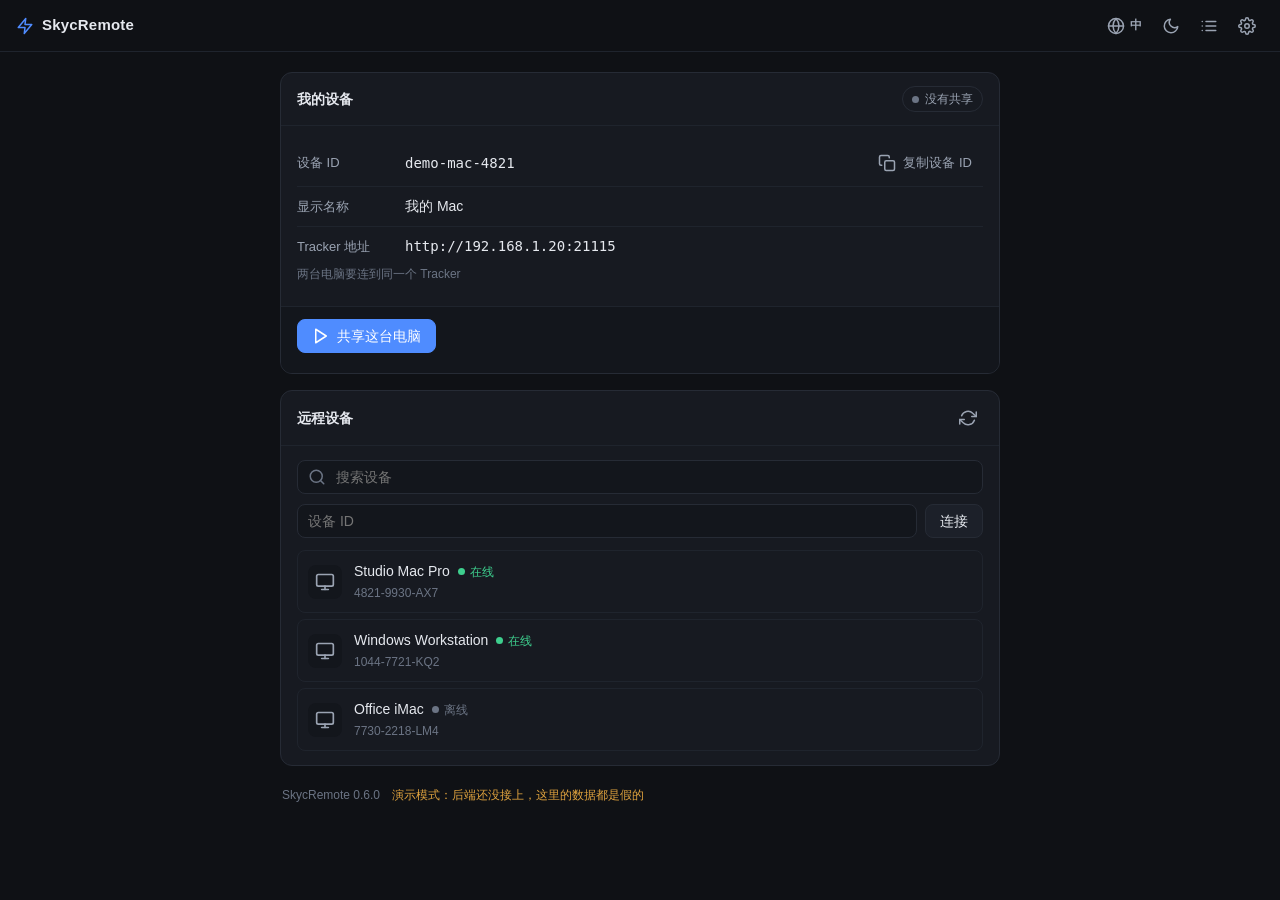
<file: crates/skycremote-app/ui/index.html>
<!DOCTYPE html>
<html lang="zh-CN" data-theme="dark">
<head>
<meta charset="UTF-8">
<meta name="viewport" content="width=device-width, initial-scale=1.0, viewport-fit=cover">
<meta name="color-scheme" content="dark light">
<title>SkycRemote</title>
<link rel="stylesheet" href="style.css">
</head>
<body>

<!-- ===================================================================
     One page, two states.  Before a connection the whole window is
     the device list; during a session the whole window is the remote
     picture.  Nothing slides in between the two.
     =================================================================== -->
<div id="app" class="app" data-view="list">

  <!-- ======================= BEFORE CONNECTING ======================= -->
  <section id="view-list" class="view view-list is-active" aria-label="Devices">

    <header class="topbar">
      <div class="brand">
        <span class="brand-mark" data-icon="zap"></span>
        <span class="brand-name" data-i18n="app.name">SkycRemote</span>
      </div>

      <div class="topbar-right">
        <div class="menu-wrap">
          <button id="toolbar-lang" class="icon-btn" type="button" aria-haspopup="true" aria-expanded="false"
                  data-i18n-title="topbar.language">
            <span class="icon" data-icon="globe"></span>
            <span class="icon-btn-label" id="lang-label">中</span>
          </button>
          <div id="lang-menu" class="menu" role="menu" hidden>
            <button class="menu-item" type="button" role="menuitem" data-locale="zh">简体中文</button>
            <button class="menu-item" type="button" role="menuitem" data-locale="en">English</button>
          </div>
        </div>

        <div class="menu-wrap">
          <button id="toolbar-theme" class="icon-btn" type="button" aria-haspopup="true" aria-expanded="false"
                  data-i18n-title="topbar.theme">
            <span class="icon" id="theme-icon" data-icon="moon"></span>
          </button>
          <div id="theme-menu" class="menu" role="menu" hidden>
            <button class="menu-item" type="button" role="menuitem" data-theme-choice="dark">
              <span class="icon" data-icon="moon"></span><span data-i18n="settings.theme.dark">深色</span>
            </button>
            <button class="menu-item" type="button" role="menuitem" data-theme-choice="light">
              <span class="icon" data-icon="sun"></span><span data-i18n="settings.theme.light">浅色</span>
            </button>
            <button class="menu-item" type="button" role="menuitem" data-theme-choice="system">
              <span class="icon" data-icon="monitor"></span><span data-i18n="settings.theme.system">跟随系统</span>
            </button>
          </div>
        </div>

        <button id="toolbar-logs" class="icon-btn" type="button" data-i18n-title="topbar.logs">
          <span class="icon" data-icon="list"></span>
        </button>

        <button id="toolbar-settings" class="icon-btn" type="button" data-i18n-title="topbar.settings">
          <span class="icon" data-icon="settings"></span>
        </button>
      </div>
    </header>

    <main class="list-main" id="list-main">

      <!-- ---------- this computer ---------- -->
      <section class="card" id="my-device-card">
        <header class="card-head">
          <h2 class="card-title" data-i18n="home.myDevice">我的设备</h2>
          <span class="pill">
            <span class="status-dot" id="my-status-dot"></span>
            <span id="my-status-text"></span>
          </span>
        </header>

        <div class="card-body">
          <div class="kv">
            <span class="kv-label" data-i18n="home.myDevice.id">设备 ID</span>
            <span class="kv-value mono" id="my-device-id">—</span>
            <button id="my-copy-id" class="btn btn-ghost btn-sm" type="button">
              <span class="icon" data-icon="copy"></span>
              <span data-i18n="home.myDevice.copyId">复制设备 ID</span>
            </button>
          </div>

          <div class="kv">
            <span class="kv-label" data-i18n="home.myDevice.name">显示名称</span>
            <span class="kv-value" id="my-device-name">—</span>
          </div>

          <div class="kv">
            <span class="kv-label" data-i18n="home.myDevice.tracker">Tracker 地址</span>
            <span class="kv-value mono" id="my-tracker-value">—</span>
            <p class="kv-hint" data-i18n="home.myDevice.trackerHint">两台电脑要连到同一个 Tracker</p>
          </div>

          <div class="kv" id="my-access-code-row" hidden>
            <span class="kv-label" data-i18n="home.myDevice.accessCode">访问口令</span>
            <span class="kv-value mono" id="my-access-code-value">—</span>
            <p class="kv-hint" data-i18n="home.myDevice.accessCodeHint">对方连进来的时候要输入这个口令</p>
          </div>

          <div class="kv" id="my-verify-row" hidden>
            <span class="kv-label" data-i18n="home.myDevice.verifyCode">安全码</span>
            <span class="kv-value mono kv-strong" id="my-verify-value">—</span>
            <p class="kv-hint" data-i18n="home.myDevice.verifyCodeHint">让对方核对，两边数字一样才安全</p>
          </div>
        </div>

        <div class="kv" id="my-privacy-row" hidden>
          <span class="kv-label" data-i18n="home.myDevice.privacy">隐私屏</span>
          <span class="kv-value" id="my-privacy-value"></span>
          <button id="my-privacy-toggle" class="btn btn-ghost btn-sm" type="button" aria-pressed="false">
            <span class="icon" data-icon="eye"></span>
            <span id="my-privacy-toggle-label" data-i18n="home.myDevice.privacyOn">把画面停掉</span>
          </button>
          <p class="kv-hint" data-i18n="home.myDevice.privacyHint">开着的时候画面不再发出去，旁边有人也看不到</p>
        </div>

        <div class="kv" id="my-trusted-row" hidden>
          <span class="kv-label" data-i18n="home.myDevice.trusted">免口令进来的设备</span>
          <div class="saved-codes" id="trusted-machines-list"></div>
          <p class="kv-hint" id="trusted-machines-empty" data-i18n="home.myDevice.trustedEmpty">还没有设备被记住</p>
          <p class="kv-hint" data-i18n="home.myDevice.trustedHint">被记住的设备连进来时不用输访问口令</p>
        </div>

        <footer class="card-foot">
          <button id="share-toggle" class="btn btn-primary" type="button">
            <span class="icon" data-icon="play"></span>
            <span id="share-toggle-label" data-i18n="home.myDevice.share">共享这台电脑</span>
          </button>
          <p class="card-note" id="share-note"></p>
        </footer>
      </section>

      <!-- ---------- other computers ---------- -->
      <section class="card">
        <header class="card-head">
          <h2 class="card-title" data-i18n="home.remote">远程设备</h2>
          <button id="device-refresh" class="icon-btn icon-btn-sm" type="button" data-i18n-title="common.refresh">
            <span class="icon" data-icon="refresh"></span>
          </button>
        </header>

        <div class="card-body">
          <div class="search-field">
            <span class="icon" data-icon="search"></span>
            <input id="device-search" class="search-input" type="search" spellcheck="false" autocomplete="off"
                   placeholder="Search" data-i18n-placeholder="home.remote.search">
          </div>

          <form id="manual-form" class="manual-row" autocomplete="off">
            <input id="device-id-input" class="input" type="text" spellcheck="false" autocapitalize="off"
                   autocorrect="off" placeholder="Device ID" data-i18n-placeholder="home.remote.manualPlaceholder">
            <button id="device-connect-btn" class="btn btn-secondary" type="submit" data-i18n="home.remote.connect">连接</button>
          </form>

          <div id="device-list" class="device-list" role="list"></div>

          <p class="card-note" id="device-note" hidden></p>

          <div id="device-empty" class="empty-state" hidden>
            <span class="icon empty-icon" data-icon="server"></span>
            <p class="empty-title" id="device-empty-title"></p>
            <p class="empty-hint" id="device-empty-hint"></p>
          </div>
        </div>
      </section>

      <footer class="app-footer">
        <span id="footer-version">SkycRemote</span>
        <span class="footer-mock" id="footer-mock" data-i18n="toast.mockNotice"></span>
      </footer>
    </main>
  </section>

  <!-- ======================= DURING A SESSION ======================= -->
  <section id="view-remote" class="view view-remote" aria-label="Remote session">
    <div id="remote-stage" class="stage" tabindex="0">
      <canvas id="remote-canvas" class="stage-canvas" width="1920" height="1080"></canvas>

      <div id="stage-placeholder" class="stage-placeholder">
        <span class="icon" data-icon="monitor"></span>
        <p data-i18n="remote.placeholder">还没有画面</p>
      </div>

      <div id="reconnect-banner" class="reconnect-banner" hidden>
        <span class="icon" data-icon="refresh"></span>
        <span id="reconnect-text"></span>
      </div>

      <div id="privacy-veil" class="privacy-veil" hidden>
        <span class="icon" data-icon="eye-off"></span>
        <p data-i18n="privacy.on">隐私屏已开启，画面已暂停</p>
      </div>

      <button id="remote-back" class="back-btn" type="button" data-i18n-title="remote.back">
        <span class="icon" data-icon="chevron-left"></span>
        <span class="tb-label" data-i18n="remote.back">返回设备列表</span>
      </button>

      <div id="clipboard-panel" class="popover" hidden>
        <header class="popover-head">
          <span class="popover-title" data-i18n="clipboard.title">剪贴板</span>
          <button id="clipboard-close" class="icon-btn icon-btn-sm" type="button" data-i18n-title="common.close">
            <span class="icon" data-icon="x"></span>
          </button>
        </header>
        <div class="popover-body">
          <textarea id="clipboard-text" class="clipboard-text" rows="6" spellcheck="false"
                    data-i18n-placeholder="clipboard.placeholder"></textarea>
          <p id="clipboard-hint" class="popover-hint"></p>
          <button id="clipboard-send" class="btn btn-primary btn-sm" type="button">
            <span class="icon" data-icon="upload"></span>
            <span data-i18n="clipboard.send">发送本机剪贴板</span>
          </button>
        </div>
      </div>

      <div id="remote-toolbar" class="toolbar" role="toolbar">

        <div class="tb-group tb-verify" id="remote-verify" hidden>
          <span class="verify-top">
            <span class="verify-label" data-i18n="remote.verify">安全码</span>
            <span class="verify-code mono" id="remote-verify-code">------</span>
          </span>
          <span class="verify-hint" id="remote-verify-hint" data-i18n="remote.verify.hint"></span>
        </div>

        <div class="tb-sep"></div>

        <div class="tb-group tb-stats">
          <span class="stat" data-i18n-title="remote.stats.quality">
            <span class="icon" data-icon="sliders"></span>
            <span class="stat-value" id="stat-quality">—</span>
          </span>
          <span class="stat" data-i18n-title="remote.stats.framerate">
            <span class="icon" data-icon="gauge"></span>
            <span class="stat-value" id="stat-framerate">—</span>
          </span>
          <span class="stat" data-i18n-title="remote.stats.bitrate">
            <span class="icon" data-icon="activity"></span>
            <span class="stat-value" id="stat-bitrate">—</span>
          </span>
          <span class="stat" data-i18n-title="remote.stats.latency">
            <span class="icon" data-icon="wifi"></span>
            <span class="stat-value" id="stat-latency">—</span>
          </span>
          <span class="stat" data-i18n-title="remote.stats.resolution">
            <span class="icon" data-icon="display"></span>
            <span class="stat-value" id="stat-resolution">—</span>
          </span>
        </div>

        <div class="tb-sep"></div>

        <div class="tb-group tb-actions">
          <div class="menu-wrap">
            <button id="screen-btn" class="tb-btn" type="button" aria-haspopup="true" aria-expanded="false"
                    data-i18n-title="remote.toolbar.screens">
              <span class="icon" data-icon="grid"></span>
              <span class="tb-label" data-i18n="remote.toolbar.screens">屏幕</span>
            </button>
            <div id="screen-menu" class="menu" role="menu" hidden></div>
          </div>

          <button id="fullscreen-btn" class="tb-btn tb-icon" type="button" data-i18n-title="remote.toolbar.fullscreen">
            <span class="icon" data-icon="maximize"></span>
          </button>

          <button id="btn-file" class="tb-btn" type="button" data-i18n-title="remote.toolbar.files">
            <span class="icon" data-icon="folder"></span>
            <span class="tb-label" data-i18n="remote.toolbar.files">文件传输</span>
          </button>

          <button id="btn-clipboard" class="tb-btn" type="button" data-i18n-title="remote.toolbar.clipboard">
            <span class="icon" data-icon="clipboard"></span>
            <span class="tb-label" data-i18n="remote.toolbar.clipboard">剪贴板</span>
          </button>

          <button id="btn-privacy" class="tb-btn tb-switch" type="button" role="switch" aria-checked="false"
                  data-i18n-title="remote.toolbar.privacy">
            <span class="icon" data-icon="eye-off"></span>
            <span class="tb-label" data-i18n="remote.toolbar.privacy">隐私屏</span>
            <span class="switch-track" aria-hidden="true"></span>
          </button>

          <div class="menu-wrap">
            <button id="btn-power" class="tb-btn" type="button" aria-haspopup="true" aria-expanded="false"
                    data-i18n-title="remote.toolbar.power">
              <span class="icon" data-icon="power"></span>
              <span class="tb-label" data-i18n="remote.toolbar.power">电源</span>
            </button>
            <div id="power-menu" class="menu" role="menu" hidden>
              <button class="menu-item" type="button" role="menuitem" data-power="shutdown">
                <span class="icon" data-icon="power"></span><span data-i18n="power.shutdown">关机</span>
              </button>
              <button class="menu-item" type="button" role="menuitem" data-power="restart">
                <span class="icon" data-icon="refresh"></span><span data-i18n="power.restart">重启</span>
              </button>
              <button class="menu-item" type="button" role="menuitem" data-power="sleep">
                <span class="icon" data-icon="moon"></span><span data-i18n="power.sleep">睡眠</span>
              </button>
              <button class="menu-item" type="button" role="menuitem" data-power="logoff">
                <span class="icon" data-icon="log-out"></span><span data-i18n="power.logoff">注销</span>
              </button>
            </div>
          </div>

          <div class="menu-wrap">
            <button id="more-btn" class="tb-btn tb-icon" type="button" aria-haspopup="true" aria-expanded="false"
                    data-i18n-title="remote.toolbar.more">
              <span class="icon" data-icon="more-horizontal"></span>
            </button>
            <div id="more-menu" class="menu" role="menu" hidden>
              <button class="menu-item" id="btn-trust" type="button" role="menuitem">
                <span class="icon" data-icon="key"></span><span data-i18n="remote.toolbar.trust">记住这台电脑</span>
              </button>
              <button class="menu-item" id="btn-terminal" type="button" role="menuitem">
                <span class="icon" data-icon="terminal"></span><span data-i18n="remote.toolbar.terminal">终端</span>
              </button>
              <button class="menu-item" id="btn-cloud-keyboard" type="button" role="menuitem">
                <span class="icon" data-icon="type"></span><span data-i18n="remote.toolbar.cloudKeyboard">云键盘</span>
              </button>
              <button class="menu-item" id="btn-gamepad" type="button" role="menuitem">
                <span class="icon" data-icon="gamepad"></span><span data-i18n="remote.toolbar.gamepad">手柄</span>
              </button>
              <button class="menu-item" id="btn-mapping" type="button" role="menuitem">
                <span class="icon" data-icon="keyboard"></span><span data-i18n="remote.toolbar.mapping">按键映射</span>
              </button>
              <button class="menu-item" id="btn-virtual-screen" type="button" role="menuitem">
                <span class="icon" data-icon="layers"></span><span data-i18n="remote.toolbar.virtual">虚拟屏幕</span>
              </button>
            </div>
          </div>

          <button id="btn-disconnect" class="tb-btn tb-danger" type="button" data-i18n-title="remote.toolbar.disconnect">
            <span class="icon" data-icon="log-out"></span>
            <span class="tb-label" data-i18n="remote.toolbar.disconnect">断开</span>
          </button>
        </div>
      </div>
    </div>
  </section>

  <!-- ======================= FILE TRANSFER ======================= -->
  <aside id="files-panel" class="drawer drawer-right drawer-wide" aria-label="File transfer" hidden>
    <header class="drawer-head">
      <h2 class="drawer-title"><span class="icon" data-icon="folder"></span><span data-i18n="files.title">文件传输</span></h2>
      <button id="files-close" class="icon-btn icon-btn-sm" type="button" data-i18n-title="common.close">
        <span class="icon" data-icon="x"></span>
      </button>
    </header>

    <div class="files-bar">
      <div id="files-path" class="files-path"></div>
      <div class="files-jump">
        <input id="files-path-input" class="input" type="text" spellcheck="false" autocomplete="off"
               data-i18n-placeholder="files.pathPlaceholder">
        <button id="files-go" class="btn btn-secondary btn-sm" type="button" data-i18n="files.go">前往</button>
      </div>
    </div>

    <div class="files-actions">
      <button id="files-upload-btn" class="btn btn-primary btn-sm" type="button">
        <span class="icon" data-icon="upload"></span>
        <span data-i18n="files.upload">上传文件</span>
      </button>
      <input id="files-upload-input" type="file" multiple hidden>
    </div>

    <div id="files-transfers" class="files-transfers"></div>

    <div id="files-list" class="files-list"></div>

    <p id="files-empty" class="files-empty" hidden></p>

    <footer class="drawer-foot">
      <span id="files-status" class="files-status"></span>
    </footer>
  </aside>

  <!-- ======================= SETTINGS ======================= -->
  <aside id="settings-panel" class="drawer drawer-right" aria-label="Settings" hidden>
    <header class="drawer-head">
      <h2 class="drawer-title"><span class="icon" data-icon="settings"></span><span data-i18n="settings.title">设置</span></h2>
      <button id="settings-close" class="icon-btn icon-btn-sm" type="button" data-i18n-title="common.close">
        <span class="icon" data-icon="x"></span>
      </button>
    </header>

    <div class="drawer-scroll" id="settings-scroll">

      <section class="set-group">
        <h3 class="set-group-title" data-i18n="settings.group.general">通用</h3>
        <div class="set-row">
          <label class="set-label" for="settings-language" data-i18n="settings.group.language">界面语言</label>
          <select id="settings-language" class="select">
            <option value="zh">简体中文</option>
            <option value="en">English</option>
          </select>
        </div>
        <div class="set-row">
          <label class="set-label" for="settings-theme" data-i18n="settings.group.theme">主题</label>
          <select id="settings-theme" class="select">
            <option value="dark" data-i18n="settings.theme.dark">深色</option>
            <option value="light" data-i18n="settings.theme.light">浅色</option>
            <option value="system" data-i18n="settings.theme.system">跟随系统</option>
          </select>
        </div>
      </section>

      <section class="set-group">
        <h3 class="set-group-title" data-i18n="settings.group.connection">连接</h3>
        <div class="set-row set-row-stack">
          <label class="set-label" for="settings-tracker" data-i18n="settings.group.tracker">Tracker 地址</label>
          <input id="settings-tracker" class="input" type="text" spellcheck="false" placeholder="http://127.0.0.1:21115">
          <p class="set-hint" data-i18n="settings.group.trackerHint">两台电脑要连到同一个 Tracker</p>
        </div>
        <div class="set-row set-row-stack">
          <label class="set-label" for="settings-device-id" data-i18n="settings.group.deviceId">设备 ID</label>
          <input id="settings-device-id" class="input" type="text" spellcheck="false" autocapitalize="off" autocorrect="off">
          <p class="set-hint" data-i18n="settings.group.deviceIdHint">这台电脑的编号，对方连你的时候要用</p>
        </div>
        <div class="set-row set-row-stack">
          <label class="set-label" for="settings-device-name" data-i18n="settings.group.deviceName">显示名称</label>
          <input id="settings-device-name" class="input" type="text" placeholder="我的 Mac">
          <p class="set-hint" data-i18n="settings.readOnly">设备 ID 和显示名称在这里改，别的地方只显示</p>
        </div>
      </section>

      <section class="set-group">
        <h3 class="set-group-title" data-i18n="settings.group.quality">画质</h3>
        <div class="set-row set-row-stack">
          <label class="set-label" for="settings-quality" data-i18n="settings.group.quality">画质</label>
          <select id="settings-quality" class="select">
            <option value="auto" data-i18n="settings.quality.auto">自动</option>
            <option value="4k" data-i18n="settings.quality.4k">4K</option>
            <option value="fps144" data-i18n="settings.quality.fps144">144 帧</option>
            <option value="1080p60" data-i18n="settings.quality.1080p60">1080p60</option>
            <option value="1080p" data-i18n="settings.quality.1080p">1080p</option>
          </select>
        </div>
        <div class="set-row set-row-stack">
          <div class="set-label-row">
            <label class="set-label" for="settings-bitrate" data-i18n="settings.group.bitrate">码率</label>
            <output class="set-value" id="bitrate-value">8 Mbps</output>
          </div>
          <input id="settings-bitrate" class="slider" type="range" min="2" max="500" step="1" value="8">
          <p class="set-hint" data-i18n="settings.group.bitrateHint">每秒传多少数据</p>
        </div>
        <div class="set-row set-row-stack">
          <div class="set-label-row">
            <label class="set-label" for="settings-framerate" data-i18n="settings.group.framerate">帧率</label>
            <output class="set-value" id="framerate-value">30 FPS</output>
          </div>
          <input id="settings-framerate" class="slider" type="range" min="15" max="240" step="1" value="30">
          <p class="set-hint" data-i18n="settings.group.framerateHint">每秒传多少张画面</p>
        </div>
      </section>

      <section class="set-group">
        <h3 class="set-group-title" data-i18n="settings.group.security">安全</h3>
        <div class="set-row set-row-stack">
          <label class="set-label" for="settings-access-code" data-i18n="settings.group.accessCode">本机访问口令</label>
          <input id="settings-access-code" class="input" type="text" spellcheck="false" autocomplete="off">
          <p class="set-hint" data-i18n="settings.group.accessCodeHint">别人连你的时候要输入这个口令。留空表示不用口令</p>
        </div>
        <div class="set-row set-row-stack">
          <span class="set-label" data-i18n="settings.group.savedCodes">我已记住的设备口令</span>
          <div class="saved-codes" id="saved-codes-list"></div>
          <p class="set-hint" id="saved-codes-empty" data-i18n="settings.group.savedCodesEmpty">还没有记住任何口令</p>
          <p class="set-hint" data-i18n="settings.group.savedCodesHint">这些口令只存在这台电脑上</p>
        </div>
        <div class="set-row set-row-stack">
          <span class="set-label" data-i18n="settings.group.trustedKeys">记住的设备</span>
          <div class="saved-codes" id="trusted-keys-list"></div>
          <p class="set-hint" id="trusted-keys-empty" data-i18n="settings.group.trustedKeysEmpty">还没有记住任何设备</p>
          <p class="set-hint" data-i18n="settings.group.trustedKeysHint">这些设备以后连进来不用再输口令</p>
        </div>
      </section>

      <section class="set-group">
        <h3 class="set-group-title" data-i18n="settings.group.startup">开机</h3>
        <div class="set-row set-row-stack">
          <label class="set-label" for="settings-autostart" data-i18n="settings.group.autostart">开机自启</label>
          <div class="switch-row">
            <button id="settings-autostart" class="switch" type="button" role="switch" aria-checked="false">
              <span class="switch-track"></span>
            </button>
            <span class="switch-text" id="settings-autostart-text" data-i18n="settings.group.autostartOff">关</span>
          </div>
          <p class="set-hint" data-i18n="settings.group.autostartHint">登录以后程序自己起来，窗口可以关着</p>
        </div>
      </section>

      <section class="set-group">
        <h3 class="set-group-title" data-i18n="settings.group.about">关于</h3>
        <div class="set-row">
          <span class="set-label" data-i18n="settings.about.version">版本</span>
          <span class="set-value" id="settings-version">—</span>
        </div>
      </section>
    </div>

    <footer class="drawer-foot">
      <button id="settings-quit-btn" class="btn btn-ghost" type="button">
        <span class="icon" data-icon="power"></span><span data-i18n="settings.quit">退出 SkycRemote</span>
      </button>
      <button id="settings-save-btn" class="btn btn-primary" type="button">
        <span class="icon" data-icon="check"></span><span data-i18n="common.save">保存</span>
      </button>
    </footer>
  </aside>

  <!-- ======================= LOG ======================= -->
  <aside id="log-panel" class="drawer drawer-right" aria-label="Log" hidden>
    <header class="drawer-head">
      <h2 class="drawer-title"><span class="icon" data-icon="list"></span><span data-i18n="log.title">日志</span></h2>
      <button id="log-close" class="icon-btn icon-btn-sm" type="button" data-i18n-title="common.close">
        <span class="icon" data-icon="x"></span>
      </button>
    </header>

    <div class="log-scroll" id="log-list"></div>

    <footer class="drawer-foot">
      <span class="log-count" id="log-count"></span>
      <button id="log-clear" class="btn btn-ghost" type="button">
        <span class="icon" data-icon="trash"></span><span data-i18n="log.clear">清空</span>
      </button>
    </footer>
  </aside>

  <!-- ======================= ACCESS CODE ======================= -->
  <div id="access-modal" class="modal" hidden>
    <div class="modal-card" role="dialog" aria-modal="true" aria-labelledby="access-title">
      <header class="modal-head">
        <h2 id="access-title" data-i18n="access.title">输入访问口令</h2>
      </header>

      <div class="modal-body">
        <p class="modal-line" id="access-device"></p>
        <input id="access-input" class="input" type="text" spellcheck="false" autocomplete="off"
               placeholder="Access code" data-i18n-placeholder="access.placeholder">
        <p class="modal-hint" id="access-hint"></p>
        <label class="row-check">
          <input id="access-remember" type="checkbox" checked>
          <span data-i18n="access.remember">记住这台设备的口令</span>
        </label>
      </div>

      <footer class="modal-foot">
        <div class="modal-foot-right">
          <button id="access-cancel" class="btn btn-ghost" type="button" data-i18n="access.cancel">取消</button>
          <button id="access-ok" class="btn btn-primary" type="button" data-i18n="access.confirm">连接</button>
        </div>
      </footer>
    </div>
  </div>

  <!-- ======================= TRUST ======================= -->
  <div id="trust-modal" class="modal" hidden>
    <div class="modal-card" role="dialog" aria-modal="true" aria-labelledby="trust-title">
      <header class="modal-head">
        <h2 id="trust-title" data-i18n="trust.title">记住这台设备</h2>
      </header>

      <div class="modal-body">
        <p class="modal-line" id="trust-body"></p>
      </div>

      <footer class="modal-foot">
        <div class="modal-foot-right">
          <button id="trust-cancel" class="btn btn-ghost" type="button" data-i18n="trust.cancel">拒绝</button>
          <button id="trust-confirm" class="btn btn-primary" type="button" data-i18n="trust.confirm">同意</button>
        </div>
      </footer>
    </div>
  </div>

  <!-- ======================= POWER ======================= -->
  <div id="power-dialog" class="modal" hidden>
    <div class="modal-card" role="dialog" aria-modal="true" aria-labelledby="power-title">
      <header class="modal-head">
        <h2 id="power-title"></h2>
      </header>

      <div class="modal-body">
        <p class="modal-line" id="power-body"></p>
      </div>

      <footer class="modal-foot">
        <div class="modal-foot-right">
          <button id="power-cancel" class="btn btn-ghost" type="button" data-i18n="power.cancel">取消</button>
          <button id="power-confirm" class="btn btn-primary" type="button" data-i18n="power.confirm">执行</button>
        </div>
      </footer>
    </div>
  </div>

  <!-- ======================= NOTICES ======================= -->
  <div id="toast-container" class="toast-container" role="status" aria-live="polite"></div>
</div>

<script src="i18n.js"></script>
<script src="components/icons.js"></script>
<script src="components/decoder.js"></script>
<script src="components/bridge.js"></script>
<script src="app.js"></script>
</body>
</html>
</file>
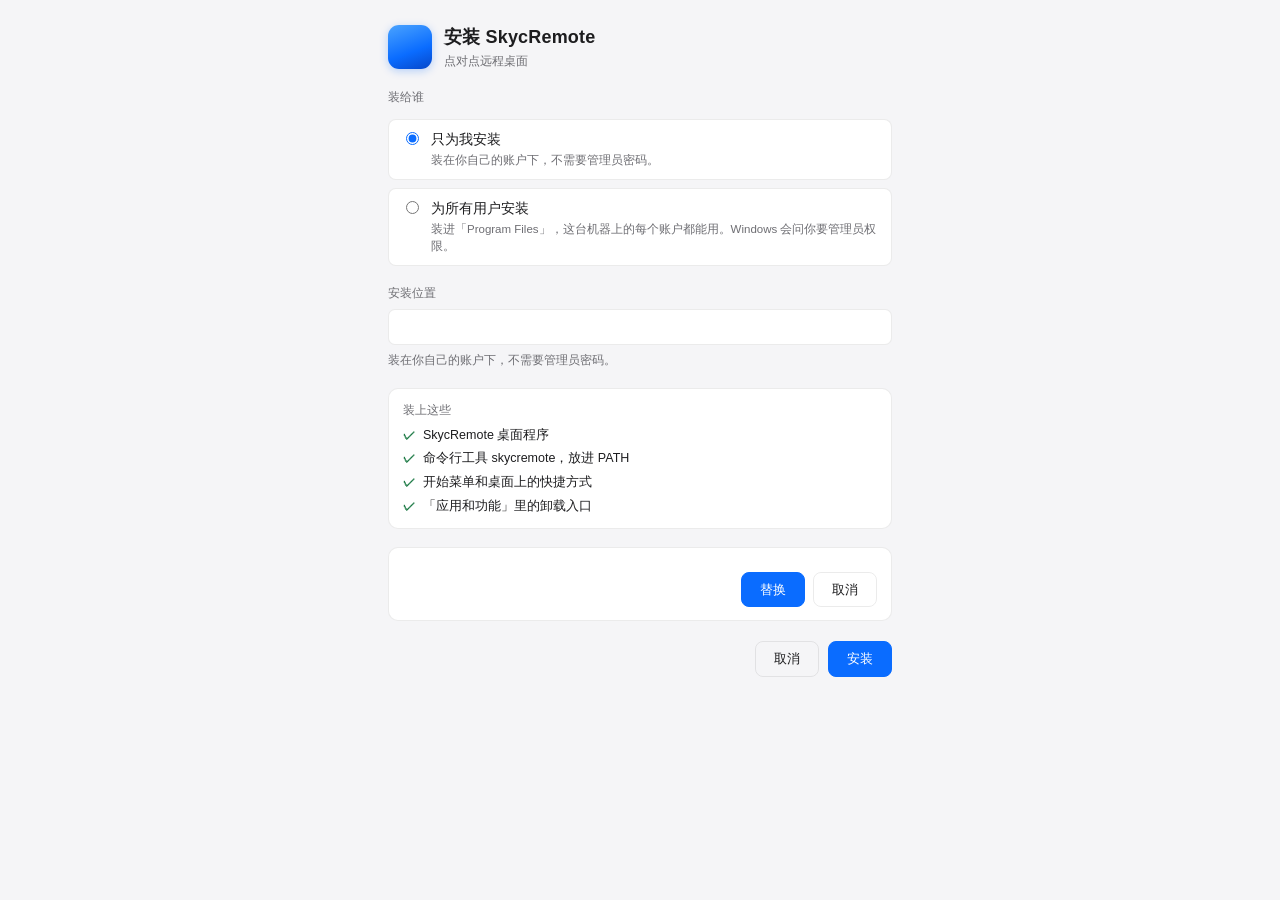
<file: crates/skycremote-installer/ui/index.html>
<!DOCTYPE html>
<html lang="zh-CN">
<head>
<meta charset="utf-8">
<meta name="viewport" content="width=device-width, initial-scale=1">
<title>安装 SkycRemote</title>
<link rel="stylesheet" href="style.css">
</head>
<body>
<main class="page">
  <header class="head">
    <div class="mark" id="mark"></div>
    <div class="titles">
      <h1>安装 SkycRemote</h1>
      <p class="sub" id="version">点对点远程桌面</p>
    </div>
  </header>

  <section class="field">
    <span class="field-label">装给谁</span>
    <div class="choices">
      <label class="choice">
        <input type="radio" name="scope" value="user" checked>
        <span class="choice-text">
          <span class="choice-title">只为我安装</span>
          <span class="choice-hint">装在你自己的账户下，不需要管理员密码。</span>
        </span>
      </label>
      <label class="choice">
        <input type="radio" name="scope" value="allUsers">
        <span class="choice-text">
          <span class="choice-title">为所有用户安装</span>
          <span class="choice-hint">装进「Program Files」，这台机器上的每个账户都能用。Windows 会问你要管理员权限。</span>
        </span>
      </label>
    </div>
  </section>

  <section class="field">
    <label for="path">安装位置</label>
    <input id="path" type="text" spellcheck="false" autocomplete="off">
    <p class="hint" id="path-hint">装在你自己的账户下，不需要管理员密码。</p>
  </section>

  <section class="list">
    <p class="list-title">装上这些</p>
    <ul>
      <li><span class="tick">✓</span>SkycRemote 桌面程序</li>
      <li><span class="tick">✓</span>命令行工具 skycremote，放进 PATH</li>
      <li><span class="tick">✓</span>开始菜单和桌面上的快捷方式</li>
      <li><span class="tick">✓</span>「应用和功能」里的卸载入口</li>
    </ul>
  </section>

  <p class="notice" id="existing" hidden></p>

  <div class="confirm" id="confirm" hidden>
    <p class="confirm-text" id="confirm-text"></p>
    <div class="confirm-actions">
      <button class="btn primary" id="confirm-yes" type="button">替换</button>
      <button class="btn ghost" id="confirm-no" type="button">取消</button>
    </div>
  </div>

  <p class="status" id="status" hidden></p>

  <footer class="actions">
    <button class="btn ghost" id="cancel" type="button">取消</button>
    <button class="btn primary" id="install" type="button">安装</button>
  </footer>
</main>

<script>
(function () {
  'use strict';

  var pending = {};
  var nextId = 1;

  function request(command, payload) {
    return new Promise(function (resolve, reject) {
      var id = nextId++;
      pending[id] = { resolve: resolve, reject: reject };
      window.ipc.postMessage(JSON.stringify({
        id: id,
        command: command,
        payload: JSON.stringify(payload || {})
      }));
    });
  }

  window.__skycremote_resolve__ = function (id, ok, result) {
    var entry = pending[id];
    if (!entry) return;
    delete pending[id];
    if (ok) entry.resolve(result);
    else entry.reject(new Error((result && result.message) || 'failed'));
  };

  var pathInput = document.getElementById('path');
  var status = document.getElementById('status');
  var installButton = document.getElementById('install');
  var cancelButton = document.getElementById('cancel');
  var existingLine = document.getElementById('existing');
  var confirmBox = document.getElementById('confirm');
  var confirmText = document.getElementById('confirm-text');
  var confirmYes = document.getElementById('confirm-yes');
  var confirmNo = document.getElementById('confirm-no');

  function say(text, kind) {
    status.textContent = text;
    status.className = 'status ' + (kind || 'info');
    status.hidden = false;
  }

  var defaults = { user: '', allUsers: '' };
  var scopeInputs = document.querySelectorAll('input[name="scope"]');

  // The copies of the program that are already on this machine.
  var existing = { installed: false, installs: [] };

  function chosenScope() {
    for (var i = 0; i < scopeInputs.length; i++) {
      if (scopeInputs[i].checked) return scopeInputs[i].value;
    }
    return 'user';
  }

  // The installed copy that belongs to the same kind of installation
  // the person has chosen.  That is the one that would be replaced.
  function existingFor(scope) {
    for (var i = 0; i < existing.installs.length; i++) {
      if (existing.installs[i].scope === scope) return existing.installs[i];
    }
    return null;
  }

  function versionText(one) {
    return one.version ? 'v' + one.version : '版本不详';
  }

  function showExisting() {
    if (!existing.installed) {
      existingLine.hidden = true;
      installButton.textContent = '安装';
      return;
    }
    var parts = [];
    for (var i = 0; i < existing.installs.length; i++) {
      var one = existing.installs[i];
      parts.push(one.scopeLabel + '的 ' + versionText(one) + '（' + one.path + '）');
    }
    existingLine.textContent = '这台机器上已经装过：' + parts.join('；') + '。';
    existingLine.hidden = false;
    if (existingFor(chosenScope())) installButton.textContent = '替换安装';
  }

  // The path follows the choice: one person installs into their own
  // area, everybody installs into "Program Files".
  function applyScope(keepTyped) {
    var scope = chosenScope();
    if (!keepTyped) pathInput.value = defaults[scope] || '';
    var hint = document.getElementById('path-hint');
    if (hint) {
      hint.textContent = scope === 'allUsers'
        ? '装进 Program Files，这台机器上的每个账户都能用。Windows 会问你要管理员权限。'
        : '装在你自己的账户下，不需要管理员密码。';
    }
    showExisting();
  }

  Array.prototype.forEach.call(scopeInputs, function (input) {
    input.addEventListener('change', function () {
      applyScope(false);
    });
  });

  request('defaultPath').then(function (result) {
    if (result && result.user) defaults.user = result.user;
    if (result && result.allUsers) defaults.allUsers = result.allUsers;
    applyScope(false);
    if (result && result.version) {
      document.getElementById('version').textContent = '点对点远程桌面 · v' + result.version;
    }
  }).catch(function () {});

  // The copies that are already there are looked for before anything
  // is done, so that the person is asked instead of being told that
  // it failed.
  request('existingInstall').then(function (result) {
    if (result && result.installs) existing = result;
    showExisting();
  }).catch(function () {});

  function doInstall(scope) {
    var path = (pathInput.value || '').trim();
    if (!path) {
      say('请先填一个安装位置', 'error');
      return;
    }
    installButton.disabled = true;
    installButton.textContent = '安装中…';
    say('正在安装…', 'info');

    request('install', { path: path, scope: scope }).then(function (result) {
      if (result && result.ok) {
        installButton.textContent = '安装完成';
        cancelButton.textContent = '完成';
        if (scope === 'allUsers') {
          say(result.message || '装好了。命令行工具叫 skycremote，每个账户都能用。', 'ok');
        } else {
          say('装好了：' + result.path + '。命令行工具叫 skycremote，在终端里直接用。', 'ok');
        }
      } else {
        installButton.disabled = false;
        installButton.textContent = '安装';
        say((result && result.message) || '安装没有成功', 'error');
      }
    }).catch(function (error) {
      installButton.disabled = false;
      installButton.textContent = '安装';
      say(error.message || '安装没有成功', 'error');
    });
  }

  installButton.addEventListener('click', function () {
    var scope = chosenScope();
    var same = existingFor(scope);

    // A copy that is already there is not overwritten behind the
    // person's back: the question comes first.
    if (same && !confirmBox.dataset.agreed) {
      confirmText.textContent =
        '已经装过一份 ' + versionText(same) + '（' + same.path + '）。要换成新的吗？' +
        '程序文件会被换掉，你的设置和命令行工具留着不动。' +
        '正在运行的 SkycRemote 会被关掉。';
      confirmBox.hidden = false;
      return;
    }
    doInstall(scope);
  });

  confirmYes.addEventListener('click', function () {
    confirmBox.dataset.agreed = 'yes';
    confirmBox.hidden = true;
    doInstall(chosenScope());
  });

  confirmNo.addEventListener('click', function () {
    confirmBox.hidden = true;
    confirmBox.removeAttribute('data-agreed');
  });

  cancelButton.addEventListener('click', function () {
    request('close').catch(function () {});
  });
})();
</script>
</body>
</html>
</file>
<file: crates/skycremote-app/ui/style.css>
/*!
 * SkycRemote UI
 *
 * Dark is the default.  The palette is small: one background, one
 * card colour, one border, and a single accent.
 */

:root {
  --bg: #0f1115;
  --bg-soft: #13161c;
  --card: #171a21;
  --card-soft: #1c2029;
  --line: #262b35;
  --line-soft: #1f242d;

  --text: #e6e9ef;
  --text-dim: #9aa3b2;
  --text-faint: #6b7484;

  --accent: #4f8cff;
  --accent-soft: rgba(79, 140, 255, 0.14);
  --accent-text: #ffffff;

  --good: #3ecf8e;
  --warn: #e0a33e;
  --bad: #ef6a6a;

  --radius: 12px;
  --radius-sm: 8px;
  --shadow: 0 10px 30px rgba(0, 0, 0, 0.45);

  --font: -apple-system, BlinkMacSystemFont, "Segoe UI", "PingFang SC",
          "Microsoft YaHei", Roboto, Helvetica, Arial, sans-serif;
  --mono: ui-monospace, SFMono-Regular, "SF Mono", Menlo, Consolas, monospace;
}

html[data-theme="light"] {
  --bg: #f4f5f7;
  --bg-soft: #eceef1;
  --card: #ffffff;
  --card-soft: #f3f4f6;
  --line: #dfe2e7;
  --line-soft: #e8eaee;

  --text: #1b1e24;
  --text-dim: #5a6270;
  --text-faint: #8a92a0;

  --accent: #2f6fe4;
  --accent-soft: rgba(47, 111, 228, 0.10);
  --accent-text: #ffffff;

  --good: #1f9d63;
  --warn: #b3781a;
  --bad: #d04545;

  --shadow: 0 10px 30px rgba(20, 25, 35, 0.12);
}

* { box-sizing: border-box; }

html, body {
  margin: 0;
  padding: 0;
  height: 100%;
  background: var(--bg);
  color: var(--text);
  font-family: var(--font);
  font-size: 14px;
  line-height: 1.5;
  -webkit-font-smoothing: antialiased;
  overflow: hidden;
}

.mono { font-family: var(--mono); font-variant-numeric: tabular-nums; }

.app {
  height: 100%;
  position: relative;
  overflow: hidden;
}

.view {
  position: absolute;
  inset: 0;
  display: none;
}

.view.is-active { display: flex; flex-direction: column; }

/* ==================================================================
   Top bar
   ================================================================== */

.topbar {
  flex: 0 0 auto;
  height: 52px;
  padding: 0 16px;
  display: flex;
  align-items: center;
  justify-content: space-between;
  border-bottom: 1px solid var(--line-soft);
  background: var(--bg);
}

.brand {
  display: flex;
  align-items: center;
  gap: 8px;
  font-weight: 600;
  letter-spacing: 0.2px;
}

.brand-mark {
  color: var(--accent);
  display: inline-flex;
}

.brand-name { font-size: 15px; }

.topbar-right {
  display: flex;
  align-items: center;
  gap: 4px;
}

.icon-btn {
  display: inline-flex;
  align-items: center;
  justify-content: center;
  gap: 5px;
  height: 32px;
  min-width: 32px;
  padding: 0 7px;
  border: 1px solid transparent;
  border-radius: var(--radius-sm);
  background: transparent;
  color: var(--text-dim);
  cursor: pointer;
  transition: background 0.14s, color 0.14s, border-color 0.14s;
}

.icon-btn:hover {
  background: var(--card-soft);
  color: var(--text);
}

.icon-btn-sm { height: 28px; min-width: 28px; padding: 0 5px; }
.icon-btn-xs { height: 22px; min-width: 22px; padding: 0 3px; }

.icon-btn-label {
  font-size: 12px;
  font-weight: 600;
}

.icon {
  display: inline-flex;
  align-items: center;
  justify-content: center;
}

/* ==================================================================
   Menus
   ================================================================== */

.menu-wrap { position: relative; }

.menu {
  position: absolute;
  top: calc(100% + 6px);
  right: 0;
  min-width: 150px;
  padding: 5px;
  border: 1px solid var(--line);
  border-radius: var(--radius);
  background: var(--card);
  box-shadow: var(--shadow);
  z-index: 60;
}

.menu[hidden] { display: none; }

.menu-item {
  display: flex;
  align-items: center;
  gap: 9px;
  width: 100%;
  padding: 7px 9px;
  border: 0;
  border-radius: var(--radius-sm);
  background: transparent;
  color: var(--text);
  font: inherit;
  text-align: left;
  cursor: pointer;
}

.menu-item:hover { background: var(--card-soft); }
.menu-item .icon { color: var(--text-dim); }

/* ==================================================================
   Buttons
   ================================================================== */

.btn {
  display: inline-flex;
  align-items: center;
  justify-content: center;
  gap: 7px;
  height: 34px;
  padding: 0 14px;
  border: 1px solid var(--line);
  border-radius: var(--radius-sm);
  background: var(--card-soft);
  color: var(--text);
  font: inherit;
  font-weight: 500;
  cursor: pointer;
  transition: background 0.14s, border-color 0.14s, opacity 0.14s;
}

.btn:hover { border-color: var(--accent); }

.btn-primary {
  background: var(--accent);
  border-color: var(--accent);
  color: var(--accent-text);
}

.btn-primary:hover { filter: brightness(1.08); }

.btn-secondary { background: var(--card-soft); }
.btn-ghost { background: transparent; border-color: transparent; color: var(--text-dim); }
.btn-ghost:hover { background: var(--card-soft); color: var(--text); border-color: transparent; }
.btn-sm { height: 28px; padding: 0 10px; font-size: 13px; }
.btn:disabled { opacity: 0.45; cursor: default; }

/* ==================================================================
   The device list (before connecting)
   ================================================================== */

.list-main {
  flex: 1 1 auto;
  overflow-y: auto;
  padding: 20px;
  display: flex;
  flex-direction: column;
  align-items: center;
  gap: 16px;
}

.list-main > .card,
.list-main > .app-footer { width: 100%; max-width: 720px; }

.card {
  border: 1px solid var(--line);
  border-radius: var(--radius);
  background: var(--card);
  overflow: hidden;
}

.card-head {
  display: flex;
  align-items: center;
  justify-content: space-between;
  gap: 12px;
  padding: 13px 16px;
  border-bottom: 1px solid var(--line-soft);
}

.card-title {
  margin: 0;
  font-size: 14px;
  font-weight: 600;
}

.card-body { padding: 14px 16px; }

.card-foot {
  padding: 12px 16px;
  border-top: 1px solid var(--line-soft);
  background: var(--bg-soft);
}

.card-note {
  margin: 8px 0 0;
  font-size: 12px;
  color: var(--text-faint);
}

.card-note[hidden] { display: none; }

.pill {
  display: inline-flex;
  align-items: center;
  gap: 6px;
  padding: 3px 9px;
  border: 1px solid var(--line);
  border-radius: 999px;
  font-size: 12px;
  color: var(--text-dim);
  white-space: nowrap;
}

.status-dot {
  width: 7px;
  height: 7px;
  border-radius: 50%;
  background: var(--text-faint);
  flex: 0 0 auto;
}

.status-dot.is-online { background: var(--good); }
.status-dot.is-warning { background: var(--warn); }
.status-dot.is-bad { background: var(--bad); }

/* key / value rows */

.kv {
  display: flex;
  align-items: center;
  flex-wrap: wrap;
  gap: 8px 12px;
  padding: 9px 0;
}

.kv + .kv { border-top: 1px solid var(--line-soft); }

.kv-label {
  flex: 0 0 96px;
  color: var(--text-dim);
  font-size: 13px;
}

.kv-value {
  flex: 1 1 auto;
  min-width: 0;
  overflow-wrap: anywhere;
}

.kv-strong { font-size: 18px; letter-spacing: 2px; }

.kv-hint {
  flex: 1 1 100%;
  margin: 0;
  font-size: 12px;
  color: var(--text-faint);
}

.kv[hidden] { display: none; }

/* search and manual entry */

.search-field {
  display: flex;
  align-items: center;
  gap: 8px;
  height: 34px;
  padding: 0 10px;
  border: 1px solid var(--line);
  border-radius: var(--radius-sm);
  background: var(--bg-soft);
  color: var(--text-faint);
}

.search-field:focus-within { border-color: var(--accent); }

.search-input {
  flex: 1 1 auto;
  min-width: 0;
  border: 0;
  background: transparent;
  color: var(--text);
  font: inherit;
  outline: none;
}

.manual-row {
  display: flex;
  gap: 8px;
  margin-top: 10px;
}

.input {
  flex: 1 1 auto;
  min-width: 0;
  height: 34px;
  padding: 0 10px;
  border: 1px solid var(--line);
  border-radius: var(--radius-sm);
  background: var(--bg-soft);
  color: var(--text);
  font: inherit;
  outline: none;
}

.input:focus { border-color: var(--accent); }

/* the list of other computers */

.device-list { margin-top: 12px; }

.device-row {
  display: flex;
  align-items: center;
  gap: 12px;
  padding: 10px;
  border: 1px solid var(--line-soft);
  border-radius: var(--radius-sm);
  cursor: pointer;
  transition: background 0.14s, border-color 0.14s;
}

.device-row + .device-row { margin-top: 6px; }
.device-row:hover { background: var(--card-soft); border-color: var(--line); }
.device-row:focus-visible { outline: 2px solid var(--accent); outline-offset: 1px; }

.device-avatar {
  display: flex;
  align-items: center;
  justify-content: center;
  width: 34px;
  height: 34px;
  border-radius: var(--radius-sm);
  background: var(--bg-soft);
  color: var(--text-dim);
  flex: 0 0 auto;
}

.device-main { flex: 1 1 auto; min-width: 0; }

.device-name-line {
  display: flex;
  align-items: center;
  gap: 8px;
  flex-wrap: wrap;
}

.device-name {
  font-weight: 500;
  overflow: hidden;
  text-overflow: ellipsis;
  white-space: nowrap;
  max-width: 100%;
}

.badge {
  padding: 1px 6px;
  border: 1px solid var(--line);
  border-radius: 999px;
  font-size: 11px;
  color: var(--text-faint);
}

.device-status {
  display: inline-flex;
  align-items: center;
  gap: 5px;
  font-size: 12px;
  color: var(--text-faint);
}

.device-status.is-online { color: var(--good); }
.device-status.is-online .status-dot { background: var(--good); }

.device-meta {
  margin-top: 2px;
  font-size: 12px;
  color: var(--text-faint);
  overflow: hidden;
  text-overflow: ellipsis;
  white-space: nowrap;
}

.empty-state {
  padding: 26px 10px 14px;
  text-align: center;
  color: var(--text-faint);
}

.empty-icon { color: var(--line); }
.empty-state[hidden] { display: none; }

.empty-title {
  margin: 8px 0 4px;
  font-size: 13px;
  color: var(--text-dim);
}

.empty-hint {
  margin: 0;
  font-size: 12px;
}

.app-footer {
  display: flex;
  align-items: center;
  gap: 12px;
  padding: 4px 2px 20px;
  font-size: 12px;
  color: var(--text-faint);
}

.footer-mock { color: var(--warn); }
.footer-mock[hidden] { display: none; }

/* ==================================================================
   The remote picture
   ================================================================== */

.view-remote { background: #06070a; }

.stage {
  position: relative;
  flex: 1 1 auto;
  overflow: hidden;
  outline: none;
}

.stage-canvas {
  position: absolute;
  inset: 0;
  width: 100%;
  height: 100%;
  object-fit: contain;
  background: #06070a;
}

.stage-placeholder {
  position: absolute;
  inset: 0;
  display: flex;
  flex-direction: column;
  align-items: center;
  justify-content: center;
  gap: 10px;
  color: var(--text-faint);
  pointer-events: none;
}

.stage-placeholder[hidden] { display: none; }

.back-btn {
  position: absolute;
  top: 14px;
  left: 14px;
  z-index: 20;
  display: inline-flex;
  align-items: center;
  gap: 6px;
  height: 32px;
  padding: 0 12px 0 8px;
  border: 1px solid rgba(255, 255, 255, 0.14);
  border-radius: 999px;
  background: rgba(18, 20, 26, 0.82);
  color: #e6e9ef;
  font: inherit;
  font-size: 13px;
  cursor: pointer;
  backdrop-filter: blur(8px);
}

.back-btn:hover { background: rgba(30, 34, 43, 0.92); }

/* the floating toolbar */

.toolbar {
  position: absolute;
  left: 50%;
  bottom: 16px;
  transform: translateX(-50%);
  z-index: 20;
  display: flex;
  align-items: center;
  gap: 10px;
  max-width: calc(100% - 28px);
  padding: 8px 10px;
  border: 1px solid rgba(255, 255, 255, 0.10);
  border-radius: 14px;
  background: rgba(18, 20, 26, 0.86);
  color: #e6e9ef;
  box-shadow: 0 8px 28px rgba(0, 0, 0, 0.5);
  backdrop-filter: blur(10px);
}

.tb-group {
  display: flex;
  align-items: center;
  gap: 10px;
}

.tb-sep {
  width: 1px;
  height: 22px;
  background: rgba(255, 255, 255, 0.12);
}

.tb-stats { gap: 12px; }

.stat {
  display: inline-flex;
  align-items: center;
  gap: 5px;
  font-size: 12px;
  color: #9aa3b2;
  white-space: nowrap;
}

.stat-value { color: #e6e9ef; font-variant-numeric: tabular-nums; }

.tb-btn {
  display: inline-flex;
  align-items: center;
  gap: 6px;
  height: 30px;
  padding: 0 10px;
  border: 1px solid transparent;
  border-radius: 9px;
  background: transparent;
  color: #d7dce5;
  font: inherit;
  font-size: 13px;
  cursor: pointer;
  white-space: nowrap;
}

.tb-btn:hover { background: rgba(255, 255, 255, 0.09); }
.tb-icon { padding: 0 8px; }

.tb-danger { color: #f0a0a0; }
.tb-danger:hover { background: rgba(239, 106, 106, 0.16); }

.tb-label { font-size: 13px; }

.toolbar .menu {
  background: #171a21;
  border-color: #262b35;
}

.toolbar .menu-item { color: #e6e9ef; }
.toolbar .menu-item:hover { background: #1c2029; }

/* the safety code */

.tb-verify {
  flex-direction: column;
  align-items: flex-start;
  gap: 1px;
}

.verify-top {
  display: inline-flex;
  align-items: baseline;
  gap: 7px;
}

.verify-label {
  font-size: 11px;
  color: #9aa3b2;
}

.verify-code {
  font-size: 17px;
  font-weight: 600;
  letter-spacing: 3px;
  color: #e6e9ef;
}

.verify-hint {
  font-size: 11px;
  color: #6b7484;
  max-width: 260px;
}

.tb-verify[hidden] { display: none; }

/* ==================================================================
   Drawers
   ================================================================== */

.drawer {
  position: absolute;
  top: 0;
  right: 0;
  bottom: 0;
  z-index: 80;
  display: flex;
  flex-direction: column;
  width: 380px;
  max-width: 92vw;
  border-left: 1px solid var(--line);
  background: var(--card);
  box-shadow: var(--shadow);
}

.drawer[hidden] { display: none; }

.drawer-head {
  display: flex;
  align-items: center;
  justify-content: space-between;
  gap: 10px;
  padding: 12px 14px;
  border-bottom: 1px solid var(--line-soft);
}

.drawer-title {
  display: flex;
  align-items: center;
  gap: 8px;
  margin: 0;
  font-size: 14px;
  font-weight: 600;
}

.drawer-scroll,
.log-scroll {
  flex: 1 1 auto;
  overflow-y: auto;
  padding: 14px;
}

.drawer-foot {
  display: flex;
  align-items: center;
  justify-content: space-between;
  gap: 8px;
  padding: 10px 14px;
  border-top: 1px solid var(--line-soft);
  background: var(--bg-soft);
}

.set-group + .set-group { margin-top: 22px; }

.set-group-title {
  margin: 0 0 10px;
  font-size: 12px;
  font-weight: 600;
  letter-spacing: 0.4px;
  text-transform: uppercase;
  color: var(--text-faint);
}

.set-row {
  display: flex;
  align-items: center;
  justify-content: space-between;
  gap: 12px;
  padding: 7px 0;
}

.set-row + .set-row { border-top: 1px solid var(--line-soft); }
.set-row-stack { display: block; }

.set-label {
  color: var(--text-dim);
  font-size: 13px;
}

.set-label-row {
  display: flex;
  align-items: center;
  justify-content: space-between;
  gap: 10px;
}

.set-value {
  font-size: 13px;
  color: var(--text);
  font-variant-numeric: tabular-nums;
}

.set-hint {
  margin: 6px 0 0;
  font-size: 12px;
  color: var(--text-faint);
}

.select {
  height: 32px;
  padding: 0 8px;
  border: 1px solid var(--line);
  border-radius: var(--radius-sm);
  background: var(--bg-soft);
  color: var(--text);
  font: inherit;
  outline: none;
}

.slider {
  width: 100%;
  margin: 10px 0 0;
  accent-color: var(--accent);
}

.row-check {
  display: flex;
  align-items: center;
  gap: 8px;
  padding: 7px 0;
  font-size: 13px;
  cursor: pointer;
}

.saved-codes { display: flex; flex-direction: column; gap: 6px; }

.saved-code-row {
  display: flex;
  align-items: center;
  gap: 10px;
  padding: 7px 9px;
  border: 1px solid var(--line-soft);
  border-radius: var(--radius-sm);
  background: var(--bg-soft);
}

.saved-code-id {
  flex: 1 1 auto;
  min-width: 0;
  overflow-wrap: anywhere;
  font-size: 12px;
  color: var(--text-dim);
}

.saved-code-value {
  font-size: 13px;
  color: var(--text);
}

/* the log */

.log-row {
  display: grid;
  grid-template-columns: 70px 62px 1fr;
  gap: 8px;
  padding: 5px 0;
  border-bottom: 1px solid var(--line-soft);
  font-size: 12px;
}

.log-time { color: var(--text-faint); font-family: var(--mono); }
.log-level { color: var(--text-dim); text-transform: uppercase; font-size: 10px; }
.log-message { overflow-wrap: anywhere; color: var(--text); }

.log-row.log-warning .log-level { color: var(--warn); }
.log-row.log-error .log-level { color: var(--bad); }
.log-row.log-info .log-level { color: var(--text-dim); }

.log-empty {
  margin: 0;
  padding: 20px 0;
  text-align: center;
  color: var(--text-faint);
  font-size: 12px;
}

.log-count { font-size: 12px; color: var(--text-faint); }

/* ==================================================================
   The access code dialog
   ================================================================== */

.modal {
  position: absolute;
  inset: 0;
  z-index: 120;
  display: flex;
  align-items: center;
  justify-content: center;
  padding: 20px;
  background: rgba(6, 7, 10, 0.62);
}

.modal[hidden] { display: none; }

.modal-card {
  width: 100%;
  max-width: 400px;
  border: 1px solid var(--line);
  border-radius: var(--radius);
  background: var(--card);
  box-shadow: var(--shadow);
}

.modal-head {
  padding: 14px 16px;
  border-bottom: 1px solid var(--line-soft);
}

.modal-head h2 {
  margin: 0;
  font-size: 15px;
  font-weight: 600;
}

.modal-body { padding: 16px; }

.modal-line {
  margin: 0 0 10px;
  font-size: 13px;
  color: var(--text-dim);
  overflow-wrap: anywhere;
}

.modal-hint {
  margin: 8px 0 0;
  font-size: 12px;
  color: var(--text-faint);
}

.modal-hint:empty { display: none; }

.modal-foot {
  display: flex;
  justify-content: flex-end;
  padding: 12px 16px;
  border-top: 1px solid var(--line-soft);
}

.modal-foot-right { display: flex; gap: 8px; }

/* ==================================================================
   Notices
   ================================================================== */

.toast-container {
  position: absolute;
  right: 16px;
  bottom: 16px;
  z-index: 200;
  display: flex;
  flex-direction: column;
  align-items: flex-end;
  gap: 8px;
  pointer-events: none;
}

.toast {
  display: flex;
  align-items: center;
  gap: 9px;
  max-width: 380px;
  padding: 9px 12px;
  border: 1px solid var(--line);
  border-radius: var(--radius-sm);
  background: var(--card);
  color: var(--text);
  font-size: 13px;
  box-shadow: var(--shadow);
  pointer-events: auto;
  opacity: 0;
  transform: translateY(6px);
  transition: opacity 0.2s, transform 0.2s;
}

.toast.is-in { opacity: 1; transform: translateY(0); }
.toast.is-out { opacity: 0; transform: translateY(-4px); }

.toast-icon { flex: 0 0 auto; }
.toast-msg { flex: 1 1 auto; }

.toast-success .toast-icon { color: var(--good); }
.toast-warning .toast-icon { color: var(--warn); }
.toast-error .toast-icon { color: var(--bad); }
.toast-info .toast-icon { color: var(--accent); }

.toast-close {
  flex: 0 0 auto;
  color: var(--text-faint);
}

/* ==================================================================
   Small screens
   ================================================================== */

@media (max-width: 720px) {
  .list-main { padding: 12px; }
  .kv-label { flex-basis: 100%; }
  .tb-stats { display: none; }
  .verify-hint { display: none; }
  .tb-label { display: none; }
}

/* ==================================================================
   The remote picture: the banner, the veil, the popover
   ================================================================== */

.reconnect-banner {
  position: absolute;
  top: 14px;
  left: 50%;
  transform: translateX(-50%);
  z-index: 30;
  display: flex;
  align-items: center;
  gap: 8px;
  padding: 8px 14px;
  border: 1px solid rgba(255, 255, 255, 0.14);
  border-radius: 999px;
  background: rgba(18, 20, 26, 0.88);
  color: #e6e9ef;
  font-size: 13px;
  white-space: nowrap;
  backdrop-filter: blur(8px);
}

.reconnect-banner[hidden] { display: none; }
.reconnect-banner .icon { color: #9aa3b2; }
.reconnect-banner.is-warn .icon { color: var(--warn); }
.reconnect-banner.is-good .icon { color: var(--good); }

.reconnect-banner.is-warn .icon { animation: skyc-spin 1.4s linear infinite; }

@keyframes skyc-spin {
  from { transform: rotate(0deg); }
  to { transform: rotate(360deg); }
}

.privacy-veil {
  position: absolute;
  inset: 0;
  z-index: 25;
  display: flex;
  flex-direction: column;
  align-items: center;
  justify-content: center;
  gap: 10px;
  background: #000;
  color: #9aa3b2;
  font-size: 14px;
  text-align: center;
  padding: 20px;
}

.privacy-veil[hidden] { display: none; }
.privacy-veil .icon { color: #6b7484; }
.privacy-veil p { margin: 0; }

/* the switch in the toolbar */
.tb-switch .switch-track {
  position: relative;
  width: 28px;
  height: 16px;
  flex: 0 0 auto;
  border-radius: 999px;
  background: rgba(255, 255, 255, 0.16);
  transition: background 0.15s;
}

.tb-switch .switch-track::after {
  content: '';
  position: absolute;
  top: 2px;
  left: 2px;
  width: 12px;
  height: 12px;
  border-radius: 50%;
  background: #e6e9ef;
  transition: transform 0.15s;
}

.tb-switch.is-on .switch-track { background: var(--accent); }
.tb-switch.is-on .switch-track::after { transform: translateX(12px); }

/* the clipboard popover */
.popover {
  position: absolute;
  bottom: 72px;
  left: 50%;
  transform: translateX(-50%);
  z-index: 40;
  width: 360px;
  max-width: calc(100% - 28px);
  border: 1px solid var(--line);
  border-radius: var(--radius);
  background: var(--card);
  box-shadow: var(--shadow);
}

.popover[hidden] { display: none; }

.popover-head {
  display: flex;
  align-items: center;
  justify-content: space-between;
  gap: 10px;
  padding: 10px 12px;
  border-bottom: 1px solid var(--line-soft);
}

.popover-title { font-size: 13px; font-weight: 600; }

.popover-body {
  display: flex;
  flex-direction: column;
  align-items: flex-start;
  gap: 10px;
  padding: 12px;
}

.popover-hint {
  margin: 0;
  font-size: 12px;
  color: var(--text-faint);
}

.clipboard-text {
  width: 100%;
  min-height: 108px;
  padding: 8px 10px;
  border: 1px solid var(--line);
  border-radius: var(--radius-sm);
  background: var(--bg-soft);
  color: var(--text);
  font: inherit;
  resize: vertical;
  outline: none;
}

.clipboard-text:focus { border-color: var(--accent); }

/* ==================================================================
   The file panel
   ================================================================== */

.drawer-wide { width: 460px; }

.files-bar {
  display: flex;
  flex-direction: column;
  gap: 8px;
  padding: 12px 14px;
  border-bottom: 1px solid var(--line-soft);
}

.files-path {
  display: flex;
  align-items: center;
  gap: 2px;
  flex-wrap: wrap;
}

.files-crumb {
  padding: 2px 6px;
  border: 0;
  border-radius: 6px;
  background: transparent;
  color: var(--text-dim);
  font: inherit;
  font-size: 12px;
  cursor: pointer;
}

.files-crumb:hover { background: var(--card-soft); color: var(--text); }
.files-crumb-sep { color: var(--text-faint); font-size: 12px; }
.files-crumb-up { display: inline-flex; align-items: center; color: var(--text-faint); }

.files-jump { display: flex; gap: 8px; }
.files-jump .input { height: 30px; }

.files-actions {
  display: flex;
  gap: 8px;
  padding: 10px 14px;
}

.files-transfers {
  display: flex;
  flex-direction: column;
  gap: 8px;
  padding: 0 14px;
}

.files-transfers:empty { display: none; }

.transfer-row {
  position: relative;
  padding: 8px 10px;
  border: 1px solid var(--line-soft);
  border-radius: var(--radius-sm);
  background: var(--bg-soft);
}

.transfer-line {
  display: flex;
  align-items: baseline;
  justify-content: space-between;
  gap: 10px;
  font-size: 12px;
}

.transfer-name { overflow-wrap: anywhere; }
.transfer-percent { color: var(--text-dim); font-variant-numeric: tabular-nums; }

.transfer-note {
  margin-top: 4px;
  font-size: 11px;
  color: var(--text-faint);
  overflow-wrap: anywhere;
}

.transfer-cancel { position: absolute; top: 6px; right: 6px; }

.progress {
  margin-top: 6px;
  height: 4px;
  border-radius: 999px;
  background: var(--line-soft);
  overflow: hidden;
}

.progress-fill {
  width: 0;
  height: 100%;
  border-radius: 999px;
  background: var(--accent);
  transition: width 0.2s;
}

.progress-fill.is-done { background: var(--good); }
.progress-fill.is-bad { background: var(--bad); }

.files-list {
  flex: 1 1 auto;
  overflow-y: auto;
  padding: 8px 10px;
}

.file-row {
  display: flex;
  align-items: center;
  gap: 10px;
  padding: 6px 8px;
  border-radius: var(--radius-sm);
}

.file-row + .file-row { margin-top: 2px; }
.file-row.is-dir { cursor: pointer; }
.file-row.is-dir:hover { background: var(--card-soft); }

.file-icon { flex: 0 0 auto; color: var(--text-faint); }
.file-name { flex: 1 1 auto; min-width: 0; overflow-wrap: anywhere; font-size: 13px; }
.file-size { flex: 0 0 auto; color: var(--text-faint); font-size: 11px; white-space: nowrap; }
.file-download { flex: 0 0 auto; }

.files-empty {
  margin: 0;
  padding: 18px 14px;
  text-align: center;
  color: var(--text-faint);
  font-size: 12px;
}

.files-empty[hidden] { display: none; }
.files-status { font-size: 12px; color: var(--text-faint); }

/* the switch in the settings panel */
.switch-row {
  display: flex;
  align-items: center;
  gap: 10px;
}

.switch {
  border: 0;
  background: none;
  padding: 0;
  cursor: pointer;
  line-height: 0;
}

.switch .switch-track {
  position: relative;
  display: inline-block;
  width: 34px;
  height: 19px;
  border-radius: 999px;
  background: rgba(127, 138, 158, 0.28);
  transition: background 0.15s;
}

.switch .switch-track::after {
  content: '';
  position: absolute;
  top: 2px;
  left: 2px;
  width: 15px;
  height: 15px;
  border-radius: 50%;
  background: #fff;
  transition: transform 0.15s;
}

.switch.is-on .switch-track { background: var(--accent); }
.switch.is-on .switch-track::after { transform: translateX(15px); }

.switch-text {
  font-size: 13px;
  color: var(--text-dim);
}
</file>
<file: crates/skycremote-installer/ui/style.css>
:root {
  color-scheme: light dark;
  --bg: #f5f5f7;
  --card: #ffffff;
  --line: rgba(0, 0, 0, 0.08);
  --text: #1d1d1f;
  --muted: #6e6e73;
  --accent: #0a6cff;
  --accent-text: #ffffff;
  --warn: #b25000;
  --warn-bg: rgba(178, 80, 0, 0.08);
  --ok: #1d7a45;
  --ok-bg: rgba(29, 122, 69, 0.09);
}

@media (prefers-color-scheme: dark) {
  :root {
    --bg: #1c1c1e;
    --card: #2c2c2e;
    --line: rgba(255, 255, 255, 0.12);
    --text: #f5f5f7;
    --muted: #a1a1a6;
    --accent: #3b8bff;
    --accent-text: #ffffff;
    --warn: #ffb340;
    --warn-bg: rgba(255, 179, 64, 0.12);
    --ok: #58d68d;
    --ok-bg: rgba(88, 214, 141, 0.12);
  }
}

* {
  box-sizing: border-box;
}

html,
body {
  height: 100%;
}

body {
  margin: 0;
  background: var(--bg);
  color: var(--text);
  font-family: -apple-system, BlinkMacSystemFont, "Segoe UI", "PingFang SC",
    "Microsoft YaHei", "Noto Sans CJK SC", sans-serif;
  font-size: 13px;
  line-height: 1.5;
  overflow: auto;
}

.page {
  max-width: 560px;
  margin: 0 auto;
  padding: 24px 28px 20px;
  display: flex;
  flex-direction: column;
  gap: 18px;
}

.head {
  display: flex;
  align-items: center;
  gap: 12px;
}

.mark {
  width: 44px;
  height: 44px;
  border-radius: 11px;
  background: linear-gradient(160deg, #4aa3ff, #0a6cff 60%, #0647c9);
  box-shadow: 0 2px 8px rgba(10, 108, 255, 0.28);
  flex: none;
}

.titles {
  display: flex;
  flex-direction: column;
  gap: 1px;
}

.titles h1 {
  margin: 0;
  font-size: 18px;
  font-weight: 600;
  letter-spacing: 0.01em;
}

.sub {
  margin: 0;
  font-size: 12px;
  color: var(--muted);
}

.field {
  display: flex;
  flex-direction: column;
  gap: 7px;
}

.field > label {
  font-size: 12px;
  color: var(--muted);
}

.field-label {
  display: block;
  font-size: 12px;
  color: var(--muted);
  margin-bottom: 6px;
}

.choices {
  display: flex;
  flex-direction: column;
  gap: 8px;
}

.choice {
  display: flex;
  align-items: flex-start;
  gap: 9px;
  padding: 10px 12px;
  border-radius: 8px;
  background: var(--card);
  border: 1px solid var(--line);
  cursor: pointer;
}

.choice input {
  margin-top: 2px;
  accent-color: var(--accent);
}

.choice-text {
  display: flex;
  flex-direction: column;
  gap: 2px;
}

.choice-title {
  font-size: 13.5px;
}

.choice-hint {
  font-size: 11.5px;
  color: var(--muted);
  line-height: 1.45;
}

input[type="text"] {
  width: 100%;
  padding: 8px 10px;
  border-radius: 7px;
  border: 1px solid var(--line);
  background: var(--card);
  color: var(--text);
  font: inherit;
  font-size: 12.5px;
}

input[type="text"]:focus {
  outline: 2px solid var(--accent);
  outline-offset: -1px;
}

.hint {
  margin: 0;
  font-size: 11.5px;
  color: var(--muted);
}

.list {
  background: var(--card);
  border: 1px solid var(--line);
  border-radius: 10px;
  padding: 12px 14px;
}

.list-title {
  margin: 0 0 7px;
  font-size: 12px;
  color: var(--muted);
}

.list ul {
  margin: 0;
  padding: 0;
  list-style: none;
  display: flex;
  flex-direction: column;
  gap: 5px;
}

.list li {
  font-size: 12.5px;
  display: flex;
  align-items: center;
  gap: 7px;
}

.tick {
  color: var(--ok);
  font-weight: 700;
}

.notice {
  margin: 0;
  padding: 10px 12px;
  border-radius: 9px;
  background: var(--warn-bg);
  color: var(--warn);
  font-size: 12px;
  line-height: 1.5;
  word-break: break-all;
}

.confirm {
  background: var(--card);
  border: 1px solid var(--line);
  border-radius: 10px;
  padding: 13px 14px;
  display: flex;
  flex-direction: column;
  gap: 11px;
}

.confirm-text {
  margin: 0;
  font-size: 12.5px;
  line-height: 1.55;
}

.confirm-actions {
  display: flex;
  gap: 8px;
  justify-content: flex-end;
}

.status {
  margin: 0;
  padding: 9px 12px;
  border-radius: 9px;
  font-size: 12.5px;
  line-height: 1.5;
  background: var(--card);
  border: 1px solid var(--line);
  white-space: pre-wrap;
  word-break: break-word;
}

.status.ok {
  color: var(--ok);
  background: var(--ok-bg);
  border-color: transparent;
}

.status.error {
  color: #c0392b;
}

.status.info {
  color: var(--muted);
}

.actions {
  display: flex;
  justify-content: flex-end;
  gap: 9px;
  padding-top: 2px;
}

.btn {
  appearance: none;
  border: 1px solid var(--line);
  background: var(--card);
  color: var(--text);
  font: inherit;
  font-size: 13px;
  padding: 7px 18px;
  border-radius: 8px;
  cursor: pointer;
}

.btn:hover:not(:disabled) {
  border-color: var(--accent);
}

.btn:disabled {
  opacity: 0.55;
  cursor: default;
}

.btn.primary {
  background: var(--accent);
  border-color: var(--accent);
  color: var(--accent-text);
  font-weight: 500;
}

.btn.ghost {
  background: transparent;
}
</file>
